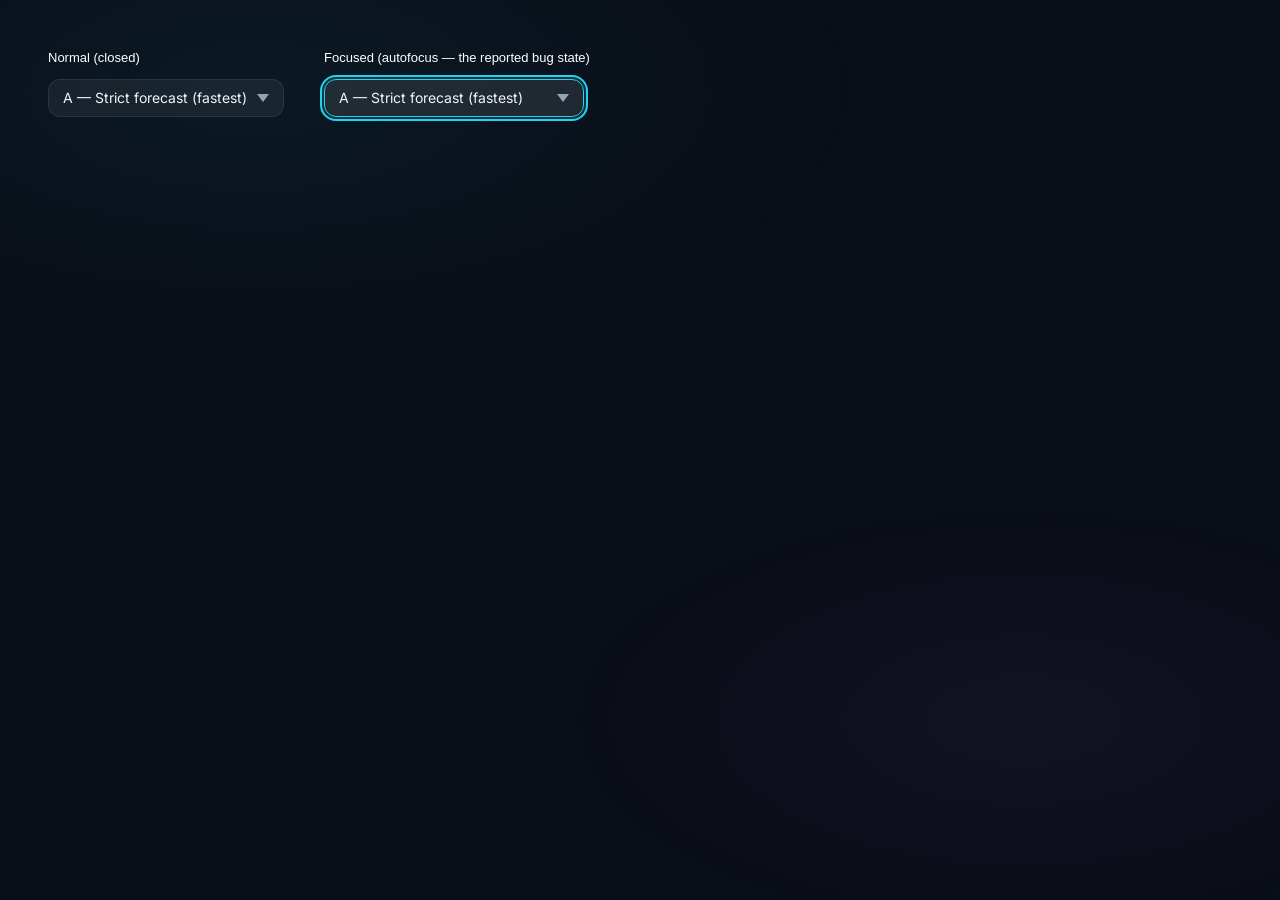
<file: frontend/_select_test.html>
<!DOCTYPE html>
<html lang="en" data-theme="dark">
<head>
  <meta charset="utf-8" />
  <link rel="stylesheet" href="css/style.css" />
  <style>
    body { background:#0a0e17; padding:48px; display:flex; gap:40px; align-items:flex-start; font-family:sans-serif; }
    .col p { color:#fff; margin:0 0 10px; font-size:13px; }
  </style>
</head>
<body>
  <div class="col">
    <p>Normal (closed)</p>
    <select class="form-control" style="max-width:260px">
      <option>A — Strict forecast (fastest)</option>
      <option>B — With weather forecast</option>
      <option>Both A &amp; B (slowest)</option>
    </select>
  </div>
  <div class="col">
    <p>Focused (autofocus — the reported bug state)</p>
    <select class="form-control" style="max-width:260px" autofocus>
      <option>A — Strict forecast (fastest)</option>
      <option>B — With weather forecast</option>
      <option>Both A &amp; B (slowest)</option>
    </select>
  </div>
</body>
</html>
</file>
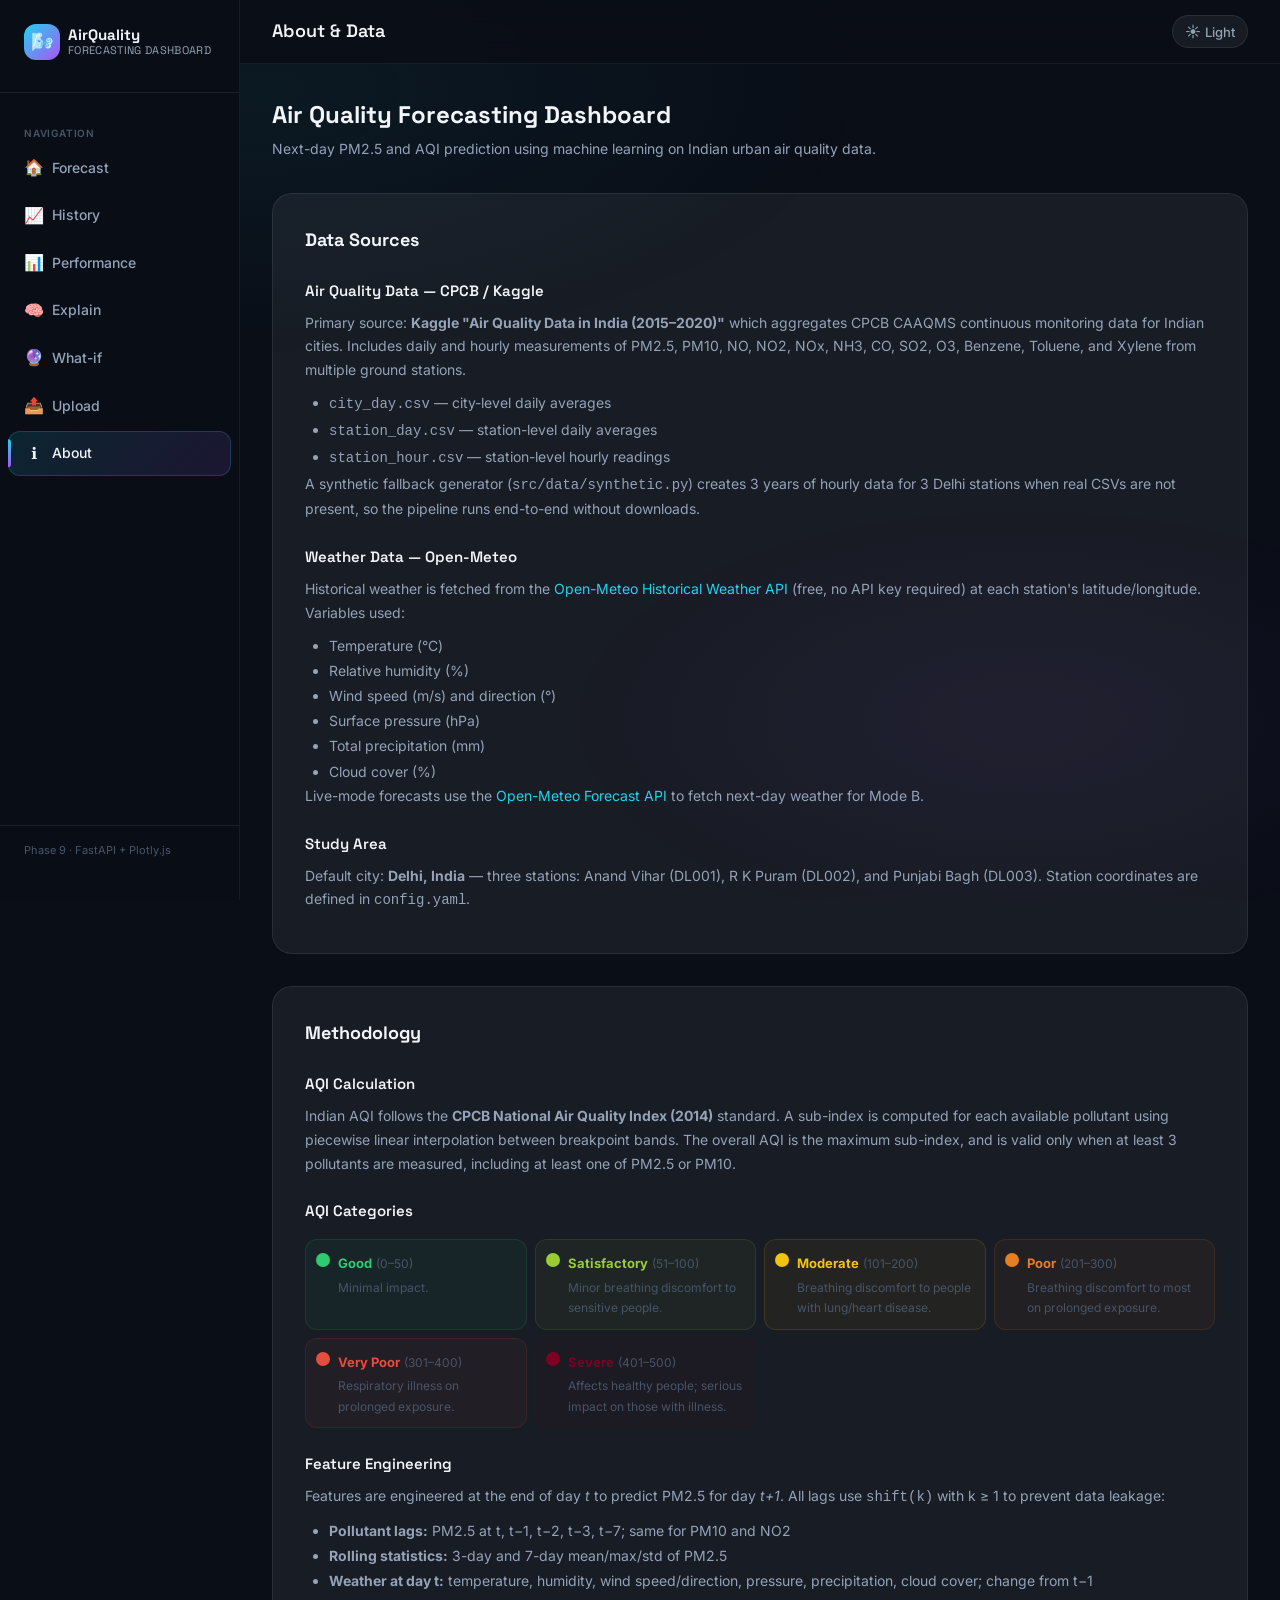
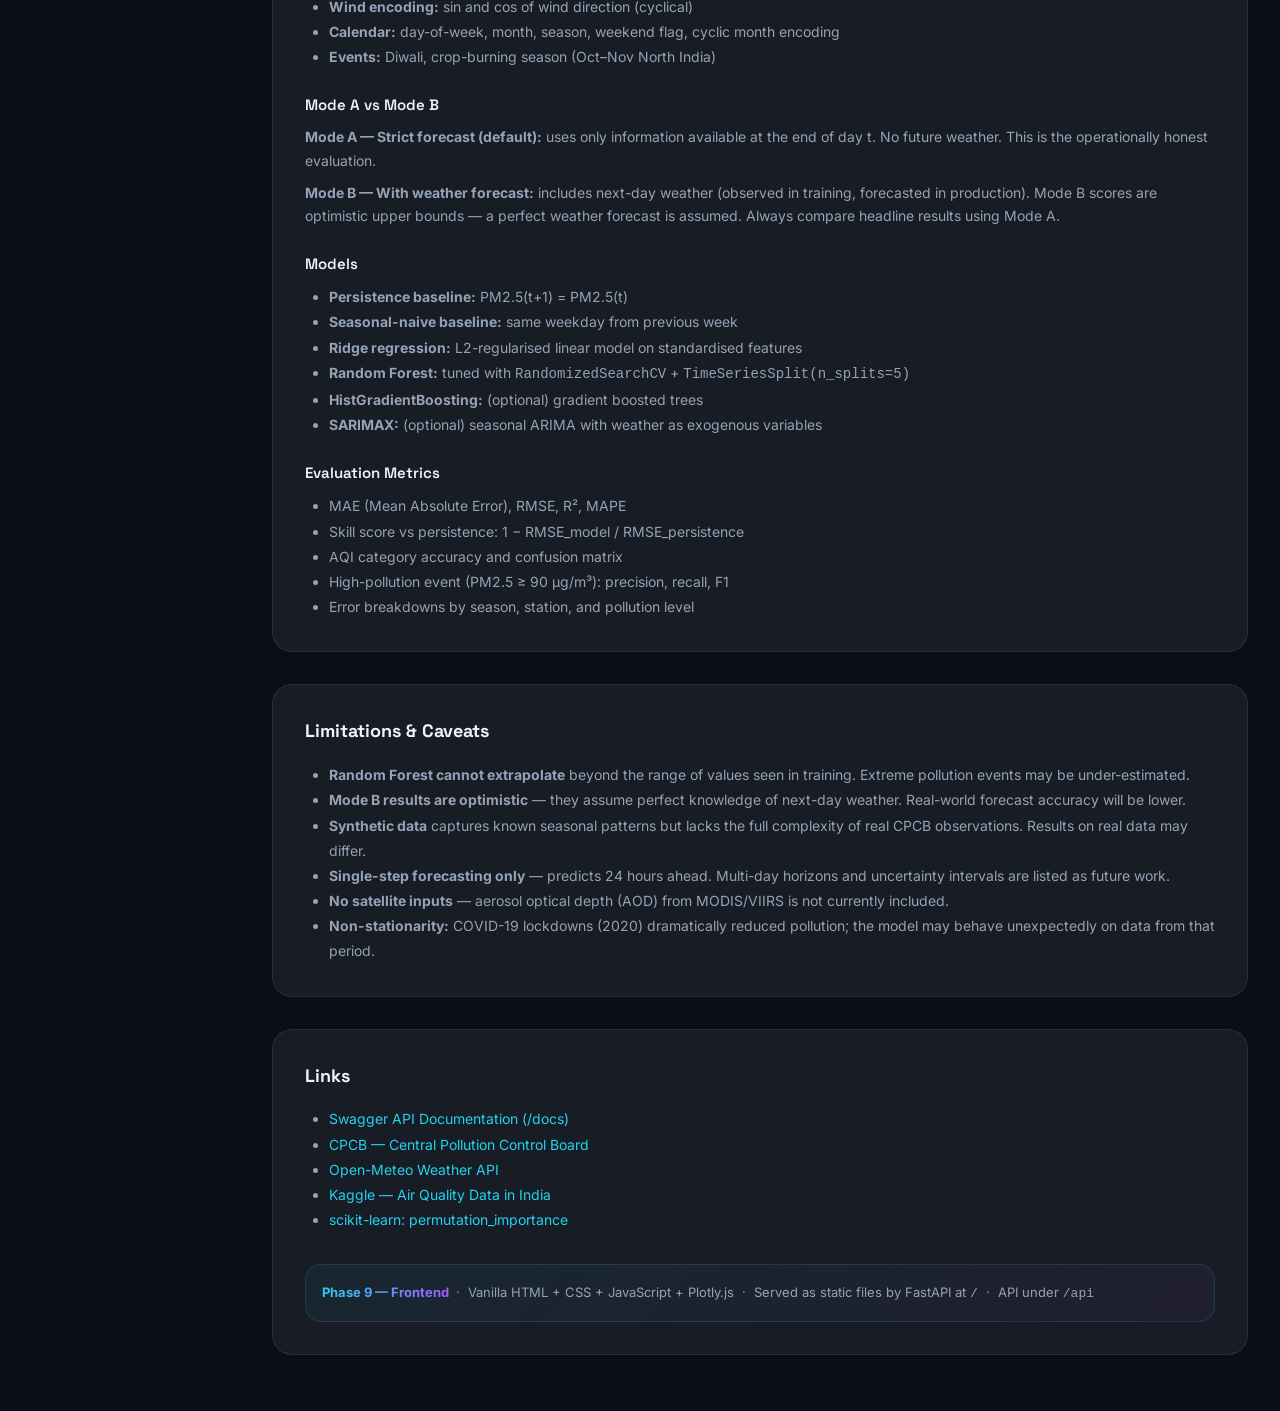
<file: frontend/about.html>
<!DOCTYPE html>
<html lang="en" data-theme="dark">
<head>
  <meta charset="UTF-8" />
  <meta name="viewport" content="width=device-width, initial-scale=1.0" />
  <title>AirQuality Forecast — About &amp; Data</title>
  <meta name="description" content="Data sources, methodology, limitations, and links for the Air Quality Forecasting dashboard." />

  <!-- Google Fonts -->
  <link rel="preconnect" href="https://fonts.googleapis.com" />
  <link rel="preconnect" href="https://fonts.gstatic.com" crossorigin />
  <link href="https://fonts.googleapis.com/css2?family=Space+Grotesk:wght@400;500;600;700&family=Inter:wght@300;400;500;600&display=swap" rel="stylesheet" />

  <!-- Design system -->
  <link rel="stylesheet" href="css/style.css" />
</head>
<body>
  <a href="#page-content" class="visually-hidden" style="position:absolute;left:-9999px;">Skip to main content</a>

  <div id="app-layout" class="app-layout"></div>

  <!-- JS: api → ui → page (no Plotly needed here) -->
  <script src="js/api.js"></script>
  <script src="js/ui.js"></script>
  <script src="js/about.js"></script>
</body>
</html>
</file>
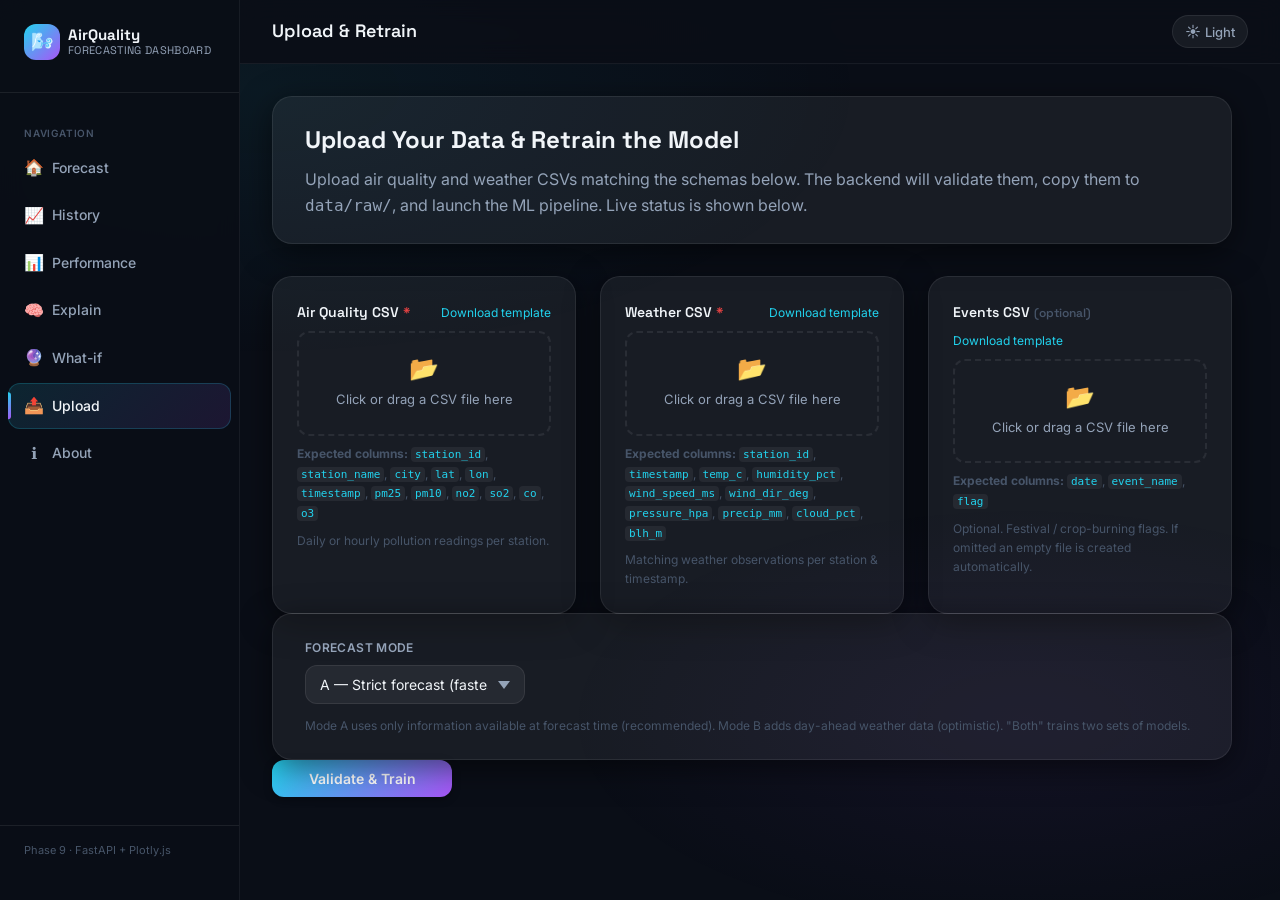
<file: frontend/upload.html>
<!DOCTYPE html>
<html lang="en" data-theme="dark">
<head>
  <meta charset="UTF-8" />
  <meta name="viewport" content="width=device-width, initial-scale=1.0" />
  <title>AirQuality Forecast — Upload &amp; Retrain</title>
  <meta name="description" content="Upload your own air quality and weather CSV data, validate it, and trigger a model retrain with live status feedback." />

  <!-- Google Fonts -->
  <link rel="preconnect" href="https://fonts.googleapis.com" />
  <link rel="preconnect" href="https://fonts.gstatic.com" crossorigin />
  <link href="https://fonts.googleapis.com/css2?family=Space+Grotesk:wght@400;500;600;700&family=Inter:wght@300;400;500;600&display=swap" rel="stylesheet" />

  <!-- Design system -->
  <link rel="stylesheet" href="css/style.css" />
</head>
<body>
  <a href="#page-content" class="visually-hidden" style="position:absolute;left:-9999px;">Skip to main content</a>

  <div id="app-layout" class="app-layout"></div>

  <!-- No Plotly needed on this page -->
  <!-- JS: api -> ui -> page -->
  <script src="js/api.js"></script>
  <script src="js/ui.js"></script>
  <script src="js/upload.js"></script>
</body>
</html>
</file>
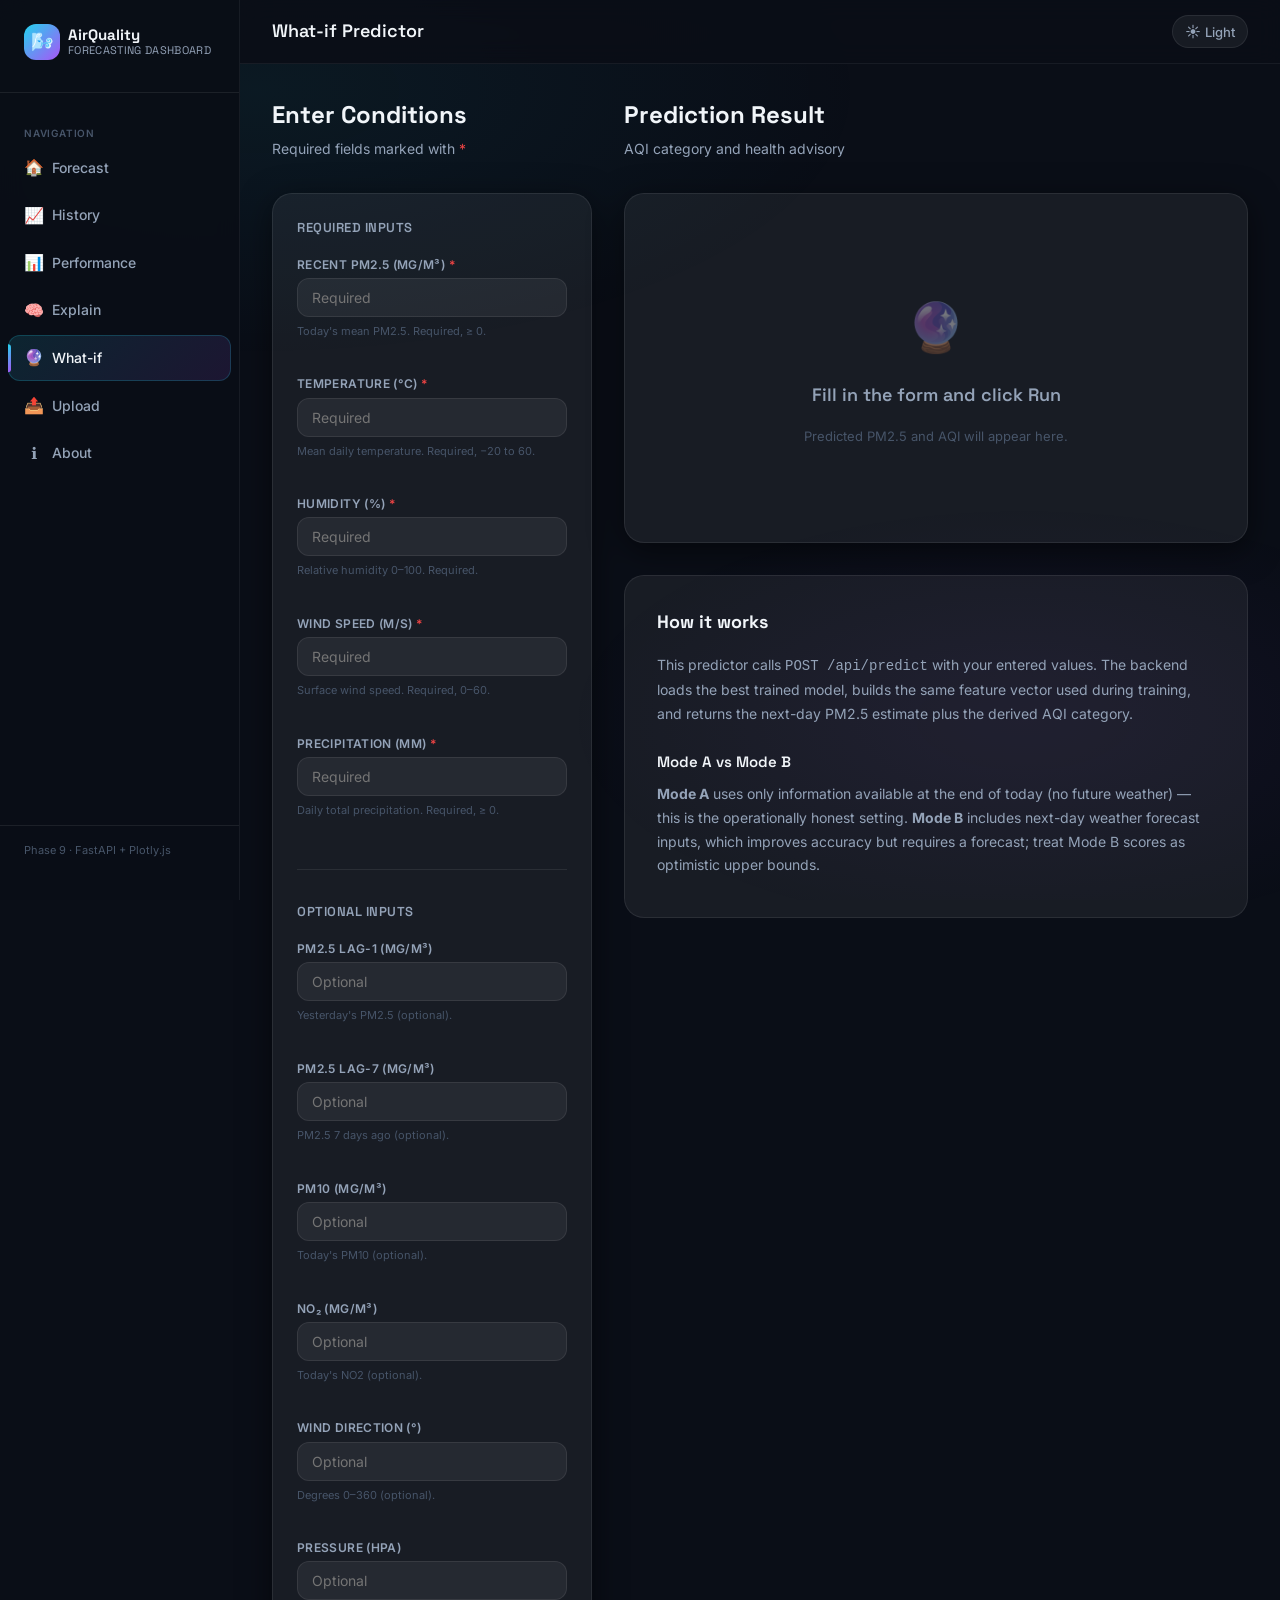
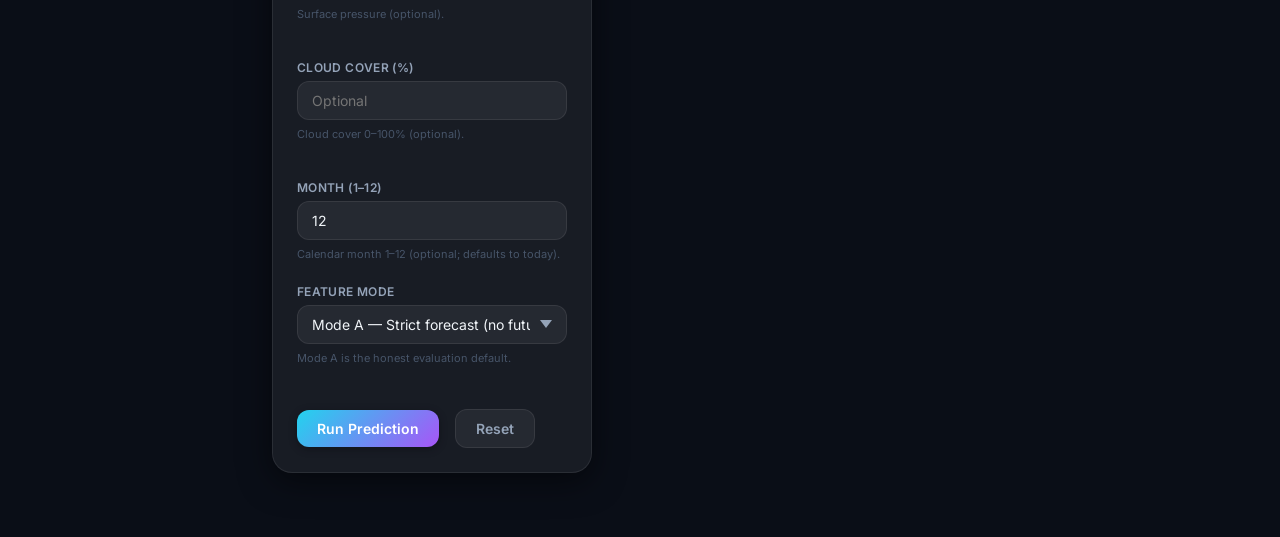
<file: frontend/whatif.html>
<!DOCTYPE html>
<html lang="en" data-theme="dark">
<head>
  <meta charset="UTF-8" />
  <meta name="viewport" content="width=device-width, initial-scale=1.0" />
  <title>AirQuality Forecast — What-if Predictor</title>
  <meta name="description" content="Interactive what-if predictor: enter weather and pollution conditions to get a next-day PM2.5 and AQI forecast." />

  <!-- Google Fonts -->
  <link rel="preconnect" href="https://fonts.googleapis.com" />
  <link rel="preconnect" href="https://fonts.gstatic.com" crossorigin />
  <link href="https://fonts.googleapis.com/css2?family=Space+Grotesk:wght@400;500;600;700&family=Inter:wght@300;400;500;600&display=swap" rel="stylesheet" />

  <!-- Design system -->
  <link rel="stylesheet" href="css/style.css" />
</head>
<body>
  <a href="#page-content" class="visually-hidden" style="position:absolute;left:-9999px;">Skip to main content</a>

  <div id="app-layout" class="app-layout"></div>

  <!-- No Plotly needed on this page -->
  <!-- JS: api → ui → page -->
  <script src="js/api.js"></script>
  <script src="js/ui.js"></script>
  <script src="js/whatif.js"></script>
</body>
</html>
</file>
<file: frontend/css/style.css>
/* ============================================================
   Air Quality Dashboard — Design System 2026
   Dark-first glassmorphism UI with teal→violet accent gradient
   ============================================================ */

/* ---- Google Fonts ---- */
@import url('https://fonts.googleapis.com/css2?family=Space+Grotesk:wght@400;500;600;700&family=Inter:wght@300;400;500;600&display=swap');

/* ---- CSS Custom Properties (Design Tokens) ---- */
:root {
  /* Base palette — dark theme */
  --bg-base:        #0a0e17;
  --bg-surface:     #0f1520;
  --bg-elevated:    #151e2e;
  --bg-hover:       #1a2538;

  /* Glassmorphism card */
  --glass-bg:       rgba(255, 255, 255, 0.06);
  --glass-bg-hover: rgba(255, 255, 255, 0.09);
  --glass-border:   rgba(255, 255, 255, 0.08);
  --glass-shadow:   0 8px 32px rgba(0, 0, 0, 0.5);
  --glass-blur:     14px;

  /* Accent gradient — teal to violet */
  --accent-start:   #22d3ee;
  --accent-end:     #a855f7;
  --accent-grad:    linear-gradient(135deg, #22d3ee 0%, #a855f7 100%);
  --accent-glow:    0 0 24px rgba(34, 211, 238, 0.25), 0 0 48px rgba(168, 85, 247, 0.15);

  /* Text */
  --text-primary:   #f1f5f9;
  --text-secondary: #94a3b8;
  --text-muted:     #475569;
  --text-inverse:   #0a0e17;

  /* Sidebar */
  --sidebar-width:   240px;
  --sidebar-bg:      rgba(10, 14, 23, 0.95);
  --sidebar-border:  rgba(255, 255, 255, 0.06);

  /* Topbar */
  --topbar-h:       64px;
  --topbar-bg:      rgba(10, 14, 23, 0.9);
  --topbar-border:  rgba(255, 255, 255, 0.06);

  /* AQI category colors (from config.yaml) */
  --aqi-good:        #2ecc71;
  --aqi-satisfactory:#9acd32;
  --aqi-moderate:    #f1c40f;
  --aqi-poor:        #e67e22;
  --aqi-very-poor:   #e74c3c;
  --aqi-severe:      #7e0023;

  /* Typography */
  --font-heading:   'Space Grotesk', system-ui, sans-serif;
  --font-body:      'Inter', system-ui, sans-serif;

  /* Spacing */
  --space-xs:  4px;
  --space-sm:  8px;
  --space-md:  16px;
  --space-lg:  24px;
  --space-xl:  32px;
  --space-2xl: 48px;

  /* Radius */
  --radius-sm:  8px;
  --radius-md:  12px;
  --radius-lg:  16px;
  --radius-xl:  20px;
  --radius-pill: 9999px;

  /* Transitions */
  --transition-fast: 150ms ease;
  --transition-med:  250ms ease;
  --transition-slow: 400ms ease;

  /* Shadows */
  --shadow-sm:  0 2px 8px rgba(0,0,0,0.3);
  --shadow-md:  0 4px 16px rgba(0,0,0,0.4);
  --shadow-lg:  0 8px 32px rgba(0,0,0,0.5);
  --shadow-xl:  0 16px 48px rgba(0,0,0,0.6);
}

/* ---- Light Theme Override ---- */
[data-theme="light"] {
  --bg-base:        #f0f4f8;
  --bg-surface:     #e8edf4;
  --bg-elevated:    #dde3ec;
  --bg-hover:       #cdd5e0;
  --glass-bg:       rgba(255, 255, 255, 0.72);
  --glass-bg-hover: rgba(255, 255, 255, 0.85);
  --glass-border:   rgba(0, 0, 0, 0.08);
  --glass-shadow:   0 8px 32px rgba(0, 0, 0, 0.12);
  --sidebar-bg:     rgba(240, 244, 248, 0.95);
  --sidebar-border: rgba(0, 0, 0, 0.08);
  --topbar-bg:      rgba(240, 244, 248, 0.92);
  --topbar-border:  rgba(0, 0, 0, 0.08);
  --text-primary:   #0f172a;
  --text-secondary: #475569;
  --text-muted:     #94a3b8;
  --text-inverse:   #f1f5f9;
}

/* ---- Reset & Base ---- */
*, *::before, *::after {
  box-sizing: border-box;
  margin: 0;
  padding: 0;
}

html {
  font-size: 16px;
  scroll-behavior: smooth;
}

body {
  font-family: var(--font-body);
  background-color: var(--bg-base);
  color: var(--text-primary);
  line-height: 1.6;
  min-height: 100vh;
  overflow-x: hidden;
  transition: background-color var(--transition-med), color var(--transition-med);
}

/* Fixed non-repainting layer for radial glow — avoids full-page repaint on scroll */
body::before {
  content: "";
  position: fixed;
  inset: 0;
  z-index: -1;
  pointer-events: none;
  background-image:
    radial-gradient(ellipse 80% 50% at 20% 10%, rgba(34, 211, 238, 0.06) 0%, transparent 60%),
    radial-gradient(ellipse 60% 40% at 80% 80%, rgba(168, 85, 247, 0.06) 0%, transparent 60%);
}

/* ---- App Layout ---- */
.app-layout {
  display: flex;
  min-height: 100vh;
}

/* ---- Sidebar ---- */
.sidebar {
  position: fixed;
  left: 0;
  top: 0;
  bottom: 0;
  width: var(--sidebar-width);
  background: var(--sidebar-bg);
  backdrop-filter: blur(12px);
  -webkit-backdrop-filter: blur(12px);
  border-right: 1px solid var(--sidebar-border);
  display: flex;
  flex-direction: column;
  z-index: 100;
  padding: var(--space-lg) 0;
  transition: transform var(--transition-med);
}

.sidebar-logo {
  display: flex;
  align-items: center;
  gap: var(--space-sm);
  padding: 0 var(--space-lg) var(--space-xl);
  border-bottom: 1px solid var(--glass-border);
  margin-bottom: var(--space-md);
  text-decoration: none;
}

.sidebar-logo-icon {
  width: 36px;
  height: 36px;
  background: var(--accent-grad);
  border-radius: var(--radius-md);
  display: flex;
  align-items: center;
  justify-content: center;
  font-size: 18px;
  flex-shrink: 0;
}

.sidebar-logo-text {
  font-family: var(--font-heading);
  font-weight: 700;
  font-size: 15px;
  line-height: 1.2;
  color: var(--text-primary);
}

.sidebar-logo-text span {
  display: block;
  font-size: 11px;
  font-weight: 400;
  color: var(--text-secondary);
  letter-spacing: 0.03em;
  text-transform: uppercase;
}

.sidebar-nav {
  flex: 1;
  padding: 0 var(--space-sm);
}

.nav-section-label {
  font-size: 10px;
  font-weight: 600;
  letter-spacing: 0.08em;
  text-transform: uppercase;
  color: var(--text-muted);
  padding: var(--space-md) var(--space-md) var(--space-xs);
}

.nav-link {
  display: flex;
  align-items: center;
  gap: var(--space-sm);
  padding: 10px var(--space-md);
  border-radius: var(--radius-md);
  text-decoration: none;
  color: var(--text-secondary);
  font-size: 14px;
  font-weight: 500;
  transition: background-color var(--transition-fast), color var(--transition-fast), box-shadow var(--transition-fast);
  margin-bottom: 2px;
  position: relative;
}

.nav-link:hover {
  color: var(--text-primary);
  background: var(--glass-bg-hover);
}

.nav-link.active {
  color: var(--text-primary);
  background: linear-gradient(135deg, rgba(34,211,238,0.12) 0%, rgba(168,85,247,0.12) 100%);
  box-shadow: inset 0 0 0 1px rgba(34,211,238,0.2);
}

.nav-link.active::before {
  content: '';
  position: absolute;
  left: 0;
  top: 50%;
  transform: translateY(-50%);
  width: 3px;
  height: 60%;
  background: var(--accent-grad);
  border-radius: 0 var(--radius-pill) var(--radius-pill) 0;
}

.nav-link .nav-icon {
  font-size: 16px;
  width: 20px;
  text-align: center;
  flex-shrink: 0;
}

.sidebar-footer {
  padding: var(--space-md) var(--space-lg);
  border-top: 1px solid var(--glass-border);
  font-size: 11px;
  color: var(--text-muted);
}

/* ---- Main Content ---- */
.main-content {
  margin-left: var(--sidebar-width);
  flex: 1;
  display: flex;
  flex-direction: column;
  min-height: 100vh;
}

/* ---- Topbar ---- */
.topbar {
  position: sticky;
  top: 0;
  height: var(--topbar-h);
  background: var(--topbar-bg);
  backdrop-filter: blur(12px);
  -webkit-backdrop-filter: blur(12px);
  border-bottom: 1px solid var(--topbar-border);
  display: flex;
  align-items: center;
  gap: var(--space-md);
  padding: 0 var(--space-xl);
  z-index: 90;
}

.topbar-title {
  font-family: var(--font-heading);
  font-size: 18px;
  font-weight: 600;
  color: var(--text-primary);
  flex: 1;
}

.topbar-controls {
  display: flex;
  align-items: center;
  gap: var(--space-md);
}

/* ---- Page Content ---- */
.page-content {
  flex: 1;
  padding: var(--space-xl);
  max-width: 1400px;
  width: 100%;
  margin: 0 auto;
}

/* ---- Section Headers ---- */
.section-header {
  margin-bottom: var(--space-xl);
}

.section-title {
  font-family: var(--font-heading);
  font-size: 24px;
  font-weight: 700;
  color: var(--text-primary);
  margin-bottom: var(--space-xs);
}

.section-subtitle {
  font-size: 14px;
  color: var(--text-secondary);
}

/* ---- Glassmorphism Cards ---- */
.card {
  background: var(--glass-bg);
  border: 1px solid var(--glass-border);
  border-radius: var(--radius-xl);
  box-shadow: var(--glass-shadow);
  transition: transform var(--transition-med), box-shadow var(--transition-med), background-color var(--transition-med), border-color var(--transition-med);
}

.card {
  will-change: transform;
}

.card:hover {
  background: var(--glass-bg-hover);
  transform: translateY(-2px);
  box-shadow: var(--shadow-xl);
}

.card-body {
  padding: var(--space-lg);
}

.card-title {
  font-family: var(--font-heading);
  font-size: 13px;
  font-weight: 600;
  letter-spacing: 0.04em;
  text-transform: uppercase;
  color: var(--text-secondary);
  margin-bottom: var(--space-sm);
}

/* ---- KPI / Stat Cards ---- */
.kpi-grid {
  display: grid;
  grid-template-columns: repeat(auto-fit, minmax(200px, 1fr));
  gap: var(--space-md);
  margin-bottom: var(--space-xl);
}

.kpi-card {
  background: var(--glass-bg);
  border: 1px solid var(--glass-border);
  border-radius: var(--radius-xl);
  padding: var(--space-lg);
  box-shadow: var(--glass-shadow);
  transition: transform var(--transition-med), box-shadow var(--transition-med), background-color var(--transition-med), border-color var(--transition-med);
  position: relative;
  overflow: hidden;
  will-change: transform;
}

.kpi-card::before {
  content: '';
  position: absolute;
  inset: 0;
  background: var(--accent-grad);
  opacity: 0;
  transition: opacity var(--transition-med);
}

.kpi-card:hover {
  transform: translateY(-3px);
  box-shadow: var(--shadow-xl), var(--accent-glow);
}

.kpi-card:hover::before {
  opacity: 0.03;
}

.kpi-label {
  font-size: 12px;
  font-weight: 600;
  letter-spacing: 0.05em;
  text-transform: uppercase;
  color: var(--text-secondary);
  margin-bottom: var(--space-sm);
}

.kpi-value {
  font-family: var(--font-heading);
  font-size: 36px;
  font-weight: 700;
  color: var(--text-primary);
  line-height: 1;
  margin-bottom: var(--space-xs);
}

.kpi-unit {
  font-size: 14px;
  font-weight: 400;
  color: var(--text-muted);
  margin-left: 2px;
}

.trend-chip {
  display: inline-flex;
  align-items: center;
  gap: 3px;
  font-size: 11px;
  font-weight: 600;
  padding: 2px 8px;
  border-radius: var(--radius-pill);
}

.trend-up   { background: rgba(239,68,68,0.15);  color: #ef4444; }
.trend-down { background: rgba(34,197,94,0.15);  color: #22c55e; }
.trend-flat { background: rgba(100,116,139,0.2); color: #64748b; }

/* ---- AQI Badge / Gauge ---- */
.aqi-badge-wrap {
  display: flex;
  flex-direction: column;
  align-items: center;
  gap: var(--space-md);
}

.aqi-badge {
  display: flex;
  flex-direction: column;
  align-items: center;
  justify-content: center;
  width: 160px;
  height: 160px;
  border-radius: 50%;
  border: 4px solid;
  box-shadow: 0 0 24px currentColor;
  position: relative;
  transition: border-color var(--transition-med), background-color var(--transition-med), color var(--transition-med);
}

.aqi-badge-number {
  font-family: var(--font-heading);
  font-size: 48px;
  font-weight: 700;
  line-height: 1;
}

.aqi-badge-label {
  font-size: 12px;
  font-weight: 600;
  letter-spacing: 0.08em;
  text-transform: uppercase;
  margin-top: 2px;
}

.aqi-category-pill {
  display: inline-block;
  padding: 6px 20px;
  border-radius: var(--radius-pill);
  font-size: 14px;
  font-weight: 600;
  letter-spacing: 0.04em;
  color: white;
}

.aqi-health-msg {
  font-size: 13px;
  color: var(--text-secondary);
  text-align: center;
  max-width: 320px;
  line-height: 1.5;
}

/* AQI color classes */
.aqi-good        { color: var(--aqi-good);        border-color: var(--aqi-good);        background: rgba(46,204,113,0.08);  }
.aqi-satisfactory{ color: var(--aqi-satisfactory); border-color: var(--aqi-satisfactory); background: rgba(154,205,50,0.08); }
.aqi-moderate    { color: var(--aqi-moderate);     border-color: var(--aqi-moderate);    background: rgba(241,196,15,0.08);  }
.aqi-poor        { color: var(--aqi-poor);         border-color: var(--aqi-poor);        background: rgba(230,126,34,0.08);  }
.aqi-very-poor   { color: var(--aqi-very-poor);    border-color: var(--aqi-very-poor);   background: rgba(231,76,60,0.08);   }
.aqi-severe      { color: var(--aqi-severe);       border-color: var(--aqi-severe);      background: rgba(126,0,35,0.12);    }

.bg-good        { background: var(--aqi-good); }
.bg-satisfactory{ background: var(--aqi-satisfactory); }
.bg-moderate    { background: var(--aqi-moderate); }
.bg-poor        { background: var(--aqi-poor); }
.bg-very-poor   { background: var(--aqi-very-poor); }
.bg-severe      { background: var(--aqi-severe); }

/* ---- Charts Container ---- */
.chart-card {
  background: var(--glass-bg);
  border: 1px solid var(--glass-border);
  border-radius: var(--radius-xl);
  box-shadow: var(--glass-shadow);
  overflow: hidden;
  margin-bottom: var(--space-xl);
}

.chart-header {
  display: flex;
  align-items: center;
  justify-content: space-between;
  padding: var(--space-lg) var(--space-xl);
  border-bottom: 1px solid var(--glass-border);
}

.chart-title {
  font-family: var(--font-heading);
  font-size: 15px;
  font-weight: 600;
  color: var(--text-primary);
}

.chart-subtitle {
  font-size: 12px;
  color: var(--text-secondary);
  margin-top: 2px;
}

.chart-body {
  padding: var(--space-lg);
}

.chart-plot {
  width: 100%;
  min-height: 320px;
}

/* ---- Form Elements ---- */
.form-group {
  margin-bottom: var(--space-md);
}

.form-label {
  display: block;
  font-size: 12px;
  font-weight: 600;
  letter-spacing: 0.03em;
  text-transform: uppercase;
  color: var(--text-secondary);
  margin-bottom: var(--space-xs);
}

.form-control {
  width: 100%;
  padding: 10px 14px;
  background-color: var(--glass-bg);
  border: 1px solid var(--glass-border);
  border-radius: var(--radius-md);
  color: var(--text-primary);
  font-family: var(--font-body);
  font-size: 14px;
  transition: border-color var(--transition-fast), box-shadow var(--transition-fast), background-color var(--transition-fast);
  outline: none;
}

.form-control:focus {
  border-color: var(--accent-start);
  box-shadow: 0 0 0 3px rgba(34, 211, 238, 0.15);
  background-color: var(--glass-bg-hover);
}

.form-control:hover {
  border-color: rgba(255,255,255,0.15);
}

select.form-control {
  cursor: pointer;
  appearance: none;
  background-image: url("data:image/svg+xml,%3Csvg xmlns='http://www.w3.org/2000/svg' width='12' height='8' viewBox='0 0 12 8'%3E%3Cpath fill='%2394a3b8' d='M6 8L0 0h12z'/%3E%3C/svg%3E");
  background-repeat: no-repeat;
  background-position: right 14px center;
  background-size: 12px 8px;
  padding-right: 36px;
}

[data-theme="light"] select.form-control {
  background-image: url("data:image/svg+xml,%3Csvg xmlns='http://www.w3.org/2000/svg' width='12' height='8' viewBox='0 0 12 8'%3E%3Cpath fill='%23475569' d='M6 8L0 0h12z'/%3E%3C/svg%3E");
}

.form-hint {
  font-size: 11px;
  color: var(--text-muted);
  margin-top: 4px;
}

.form-error {
  font-size: 11px;
  color: #ef4444;
  margin-top: 4px;
  display: none;
}

.form-control.invalid {
  border-color: #ef4444;
  box-shadow: 0 0 0 3px rgba(239,68,68,0.15);
}

.form-control.invalid + .form-error {
  display: block;
}

/* ---- Buttons ---- */
.btn {
  display: inline-flex;
  align-items: center;
  justify-content: center;
  gap: var(--space-xs);
  padding: 10px 20px;
  border-radius: var(--radius-md);
  font-family: var(--font-body);
  font-size: 14px;
  font-weight: 600;
  border: none;
  cursor: pointer;
  transition: transform var(--transition-fast), box-shadow var(--transition-fast), opacity var(--transition-fast), background-color var(--transition-fast), color var(--transition-fast);
  outline: none;
  text-decoration: none;
  white-space: nowrap;
}

.btn:focus-visible {
  box-shadow: 0 0 0 3px rgba(34, 211, 238, 0.4);
}

.btn-primary {
  background: var(--accent-grad);
  color: white;
  box-shadow: var(--shadow-sm);
}

.btn-primary:hover {
  opacity: 0.9;
  transform: translateY(-1px);
  box-shadow: var(--shadow-md), var(--accent-glow);
}

.btn-primary:active {
  transform: translateY(0);
}

.btn-ghost {
  background: var(--glass-bg);
  border: 1px solid var(--glass-border);
  color: var(--text-secondary);
}

.btn-ghost:hover {
  background: var(--glass-bg-hover);
  color: var(--text-primary);
}

.btn-sm {
  padding: 6px 14px;
  font-size: 12px;
}

.btn:disabled {
  opacity: 0.5;
  cursor: not-allowed;
  transform: none !important;
}

/* ---- Theme Toggle ---- */
.theme-toggle {
  display: flex;
  align-items: center;
  gap: var(--space-xs);
  background: var(--glass-bg);
  border: 1px solid var(--glass-border);
  border-radius: var(--radius-pill);
  padding: 6px 12px;
  cursor: pointer;
  transition: background-color var(--transition-fast), color var(--transition-fast), border-color var(--transition-fast);
  font-size: 13px;
  color: var(--text-secondary);
  font-family: var(--font-body);
  font-weight: 500;
}

.theme-toggle:hover {
  background: var(--glass-bg-hover);
  color: var(--text-primary);
}

.theme-toggle .icon {
  font-size: 15px;
}

/* ---- Station Selector ---- */
.station-select-wrap {
  position: relative;
}

.station-select-wrap::before {
  content: '📍';
  position: absolute;
  left: 10px;
  top: 50%;
  transform: translateY(-50%);
  font-size: 13px;
  pointer-events: none;
  z-index: 1;
}

.station-select-wrap select {
  padding-left: 30px;
}

/* ---- Forecast Hero ---- */
.forecast-hero {
  display: grid;
  grid-template-columns: auto 1fr;
  gap: var(--space-2xl);
  align-items: center;
  background: var(--glass-bg);
  border: 1px solid var(--glass-border);
  border-radius: var(--radius-xl);
  padding: var(--space-2xl);
  box-shadow: var(--glass-shadow);
  margin-bottom: var(--space-xl);
}

.forecast-meta {
  font-size: 12px;
  color: var(--text-muted);
  margin-top: var(--space-sm);
}

.forecast-meta strong {
  color: var(--text-secondary);
}

/* ---- Tables ---- */
.table-wrap {
  overflow-x: auto;
  border-radius: var(--radius-xl);
  border: 1px solid var(--glass-border);
  box-shadow: var(--glass-shadow);
}

.data-table {
  width: 100%;
  border-collapse: collapse;
  font-size: 13px;
}

.data-table thead {
  background: var(--bg-elevated);
}

.data-table th {
  padding: 12px 16px;
  text-align: left;
  font-size: 11px;
  font-weight: 600;
  letter-spacing: 0.05em;
  text-transform: uppercase;
  color: var(--text-secondary);
  white-space: nowrap;
  border-bottom: 1px solid var(--glass-border);
}

.data-table td {
  padding: 12px 16px;
  border-bottom: 1px solid rgba(255,255,255,0.03);
  color: var(--text-primary);
  vertical-align: middle;
}

[data-theme="light"] .data-table td {
  border-bottom: 1px solid rgba(0,0,0,0.04);
}

.data-table tbody tr {
  transition: background var(--transition-fast);
}

.data-table tbody tr:hover {
  background: var(--glass-bg-hover);
}

.data-table tbody tr.best-row {
  background: linear-gradient(90deg, rgba(34,211,238,0.07) 0%, rgba(168,85,247,0.07) 100%);
  box-shadow: inset 3px 0 0 var(--accent-start);
}

.data-table tbody tr.best-row td:first-child::before {
  content: '★ ';
  color: var(--accent-start);
}

.metric-pill {
  display: inline-block;
  padding: 2px 10px;
  border-radius: var(--radius-pill);
  font-size: 11px;
  font-weight: 600;
  background: rgba(34,211,238,0.1);
  color: var(--accent-start);
}

/* ---- Skeleton Loaders ---- */
.skeleton {
  background: linear-gradient(90deg, var(--glass-bg) 25%, var(--glass-bg-hover) 50%, var(--glass-bg) 75%);
  background-size: 200% 100%;
  animation: skeleton-shimmer 1.5s ease-in-out infinite;
  border-radius: var(--radius-sm);
}

@keyframes skeleton-shimmer {
  0%   { background-position: 200% 0; }
  100% { background-position: -200% 0; }
}

.skeleton-text {
  height: 14px;
  margin-bottom: 8px;
}

.skeleton-text.lg { height: 36px; width: 60%; }
.skeleton-text.sm { height: 12px; width: 40%; }

.skeleton-card {
  height: 120px;
  border-radius: var(--radius-xl);
  margin-bottom: var(--space-md);
}

.skeleton-chart {
  height: 320px;
  border-radius: var(--radius-xl);
  margin-bottom: var(--space-xl);
}

/* ---- Empty / Error States ---- */
.empty-state {
  display: flex;
  flex-direction: column;
  align-items: center;
  justify-content: center;
  gap: var(--space-md);
  padding: var(--space-2xl);
  text-align: center;
  color: var(--text-secondary);
  min-height: 240px;
}

.empty-icon {
  font-size: 48px;
  opacity: 0.4;
}

.empty-title {
  font-family: var(--font-heading);
  font-size: 18px;
  font-weight: 600;
  color: var(--text-secondary);
}

.empty-msg {
  font-size: 13px;
  color: var(--text-muted);
  max-width: 320px;
}

.error-state {
  background: rgba(239,68,68,0.06);
  border: 1px solid rgba(239,68,68,0.2);
}

.error-state .empty-icon { opacity: 0.6; }

/* ---- Toast Notifications ---- */
#toast-container {
  position: fixed;
  bottom: var(--space-xl);
  right: var(--space-xl);
  z-index: 999;
  display: flex;
  flex-direction: column;
  gap: var(--space-sm);
}

.toast {
  display: flex;
  align-items: center;
  gap: var(--space-sm);
  padding: 12px 20px;
  border-radius: var(--radius-lg);
  font-size: 13px;
  font-weight: 500;
  box-shadow: var(--shadow-xl);
  animation: toast-in 0.3s ease;
  max-width: 360px;
}

.toast-success { background: rgba(34,197,94,0.15);  border: 1px solid rgba(34,197,94,0.3);  color: #22c55e; }
.toast-error   { background: rgba(239,68,68,0.15);  border: 1px solid rgba(239,68,68,0.3);  color: #ef4444; }
.toast-info    { background: rgba(34,211,238,0.12); border: 1px solid rgba(34,211,238,0.25); color: var(--accent-start); }

@keyframes toast-in {
  from { opacity: 0; transform: translateY(16px) scale(0.95); }
  to   { opacity: 1; transform: translateY(0)    scale(1); }
}

/* ---- Two-Column Form Grid ---- */
.form-grid {
  display: grid;
  grid-template-columns: repeat(auto-fit, minmax(220px, 1fr));
  gap: var(--space-md);
}

.form-grid-full {
  grid-column: 1 / -1;
}

/* ---- Date Range Row ---- */
.date-row {
  display: flex;
  align-items: center;
  gap: var(--space-md);
  flex-wrap: wrap;
}

.date-row .form-group {
  flex: 1;
  min-width: 140px;
  margin-bottom: 0;
}

/* ---- Accent Gradient Text ---- */
.gradient-text {
  background: var(--accent-grad);
  -webkit-background-clip: text;
  -webkit-text-fill-color: transparent;
  background-clip: text;
}

/* ---- Section Divider ---- */
.section-divider {
  border: none;
  border-top: 1px solid var(--glass-border);
  margin: var(--space-xl) 0;
}

/* ---- Badges ---- */
.badge {
  display: inline-flex;
  align-items: center;
  gap: 4px;
  padding: 3px 10px;
  border-radius: var(--radius-pill);
  font-size: 11px;
  font-weight: 600;
  letter-spacing: 0.03em;
}

.badge-blue   { background: rgba(59,130,246,0.15); color: #60a5fa; }
.badge-green  { background: rgba(34,197,94,0.15);  color: #22c55e; }
.badge-orange { background: rgba(249,115,22,0.15); color: #fb923c; }
.badge-purple { background: rgba(168,85,247,0.15); color: #c084fc; }

/* ---- About Page ---- */
.about-section {
  background: var(--glass-bg);
  border: 1px solid var(--glass-border);
  border-radius: var(--radius-xl);
  padding: var(--space-xl);
  margin-bottom: var(--space-xl);
}

.about-section h2 {
  font-family: var(--font-heading);
  font-size: 18px;
  font-weight: 700;
  margin-bottom: var(--space-md);
  color: var(--text-primary);
}

.about-section h3 {
  font-family: var(--font-heading);
  font-size: 15px;
  font-weight: 600;
  margin: var(--space-lg) 0 var(--space-sm);
  color: var(--text-primary);
}

.about-section p {
  font-size: 14px;
  color: var(--text-secondary);
  line-height: 1.7;
  margin-bottom: var(--space-sm);
}

.about-section ul {
  font-size: 14px;
  color: var(--text-secondary);
  padding-left: var(--space-lg);
  line-height: 1.8;
}

.about-section a {
  color: var(--accent-start);
  text-decoration: none;
  transition: color var(--transition-fast);
}

.about-section a:hover {
  color: var(--accent-end);
  text-decoration: underline;
}

/* ---- Responsive Mobile Bar ---- */
.mobile-topbar {
  display: none;
  position: fixed;
  top: 0;
  left: 0;
  right: 0;
  height: var(--topbar-h);
  background: var(--topbar-bg);
  backdrop-filter: blur(12px);
  -webkit-backdrop-filter: blur(12px);
  border-bottom: 1px solid var(--topbar-border);
  align-items: center;
  padding: 0 var(--space-md);
  gap: var(--space-md);
  z-index: 110;
}

.hamburger {
  background: none;
  border: none;
  color: var(--text-secondary);
  font-size: 20px;
  cursor: pointer;
  padding: 4px;
  display: flex;
  align-items: center;
}

.sidebar-overlay {
  display: none;
  position: fixed;
  inset: 0;
  background: rgba(0,0,0,0.5);
  z-index: 99;
}

/* ---- Focus Rings (Accessibility) ---- */
:focus-visible {
  outline: 2px solid var(--accent-start);
  outline-offset: 2px;
}

/* ---- Loading Spinner ---- */
.spinner {
  display: inline-block;
  width: 18px;
  height: 18px;
  border: 2px solid var(--glass-border);
  border-top-color: var(--accent-start);
  border-radius: 50%;
  animation: spin 0.7s linear infinite;
}

@keyframes spin {
  to { transform: rotate(360deg); }
}

/* ---- Utility ---- */
.text-center  { text-align: center; }
.text-right   { text-align: right; }
.text-muted   { color: var(--text-muted); }
.text-secondary { color: var(--text-secondary); }
.fw-bold      { font-weight: 700; }
.fw-semi      { font-weight: 600; }
.d-flex       { display: flex; }
.align-center { align-items: center; }
.justify-between { justify-content: space-between; }
.gap-sm       { gap: var(--space-sm); }
.gap-md       { gap: var(--space-md); }
.mb-md        { margin-bottom: var(--space-md); }
.mb-lg        { margin-bottom: var(--space-lg); }
.mb-xl        { margin-bottom: var(--space-xl); }
.w-100        { width: 100%; }

/* ---- Two-panel layout for forecast ---- */
.two-panel {
  display: grid;
  grid-template-columns: 320px 1fr;
  gap: var(--space-xl);
  align-items: start;
}

.two-panel-stacked {
  display: flex;
  flex-direction: column;
  gap: var(--space-xl);
}

/* ============================================================
   RESPONSIVE BREAKPOINTS
   ============================================================ */
@media (max-width: 1100px) {
  .two-panel {
    grid-template-columns: 1fr;
  }

  .forecast-hero {
    grid-template-columns: 1fr;
    text-align: center;
  }

  .aqi-badge-wrap { align-items: center; }
}

@media (max-width: 820px) {
  :root {
    --sidebar-width: 240px;
  }

  .sidebar {
    transform: translateX(-100%);
  }

  .sidebar.open {
    transform: translateX(0);
  }

  .sidebar-overlay.open {
    display: block;
  }

  .mobile-topbar {
    display: flex;
  }

  .main-content {
    margin-left: 0;
    padding-top: var(--topbar-h);
  }

  .topbar {
    display: none;
  }

  .page-content {
    padding: var(--space-md);
  }

  .kpi-grid {
    grid-template-columns: repeat(2, 1fr);
  }

  #toast-container {
    left: var(--space-md);
    right: var(--space-md);
    bottom: var(--space-md);
  }
}

@media (max-width: 480px) {
  .kpi-grid {
    grid-template-columns: 1fr;
  }

  .kpi-value {
    font-size: 28px;
  }

  .aqi-badge {
    width: 130px;
    height: 130px;
  }

  .aqi-badge-number {
    font-size: 38px;
  }

  .form-grid {
    grid-template-columns: 1fr;
  }
}

/* ============================================================
   UPLOAD PAGE
   ============================================================ */

.upload-page {
  display: flex;
  flex-direction: column;
  gap: var(--space-xl);
  max-width: 960px;
}

.upload-intro {
  padding: var(--space-lg) var(--space-xl);
}

/* Three-column grid for drop zones */
.upload-zones-grid {
  display: grid;
  grid-template-columns: repeat(3, 1fr);
  gap: var(--space-lg);
}

@media (max-width: 900px) {
  .upload-zones-grid { grid-template-columns: 1fr; }
}

/* Individual drop zone card */
.upload-zone {
  display: flex;
  flex-direction: column;
  gap: var(--space-sm);
  padding: var(--space-lg);
}

.upload-zone-header {
  display: flex;
  justify-content: space-between;
  align-items: center;
  flex-wrap: wrap;
  gap: 8px;
}

.upload-zone-title {
  font-family: var(--font-heading);
  font-size: 14px;
  font-weight: 600;
  color: var(--text-primary);
}

.upload-template-link {
  font-size: 12px;
  color: var(--accent-start);
  text-decoration: none;
  transition: color var(--transition-fast);
}

.upload-template-link:hover {
  color: var(--accent-end);
  text-decoration: underline;
}

/* Drop area — the click/drag target */
.upload-drop-area {
  display: flex;
  flex-direction: column;
  align-items: center;
  justify-content: center;
  gap: 8px;
  padding: var(--space-lg) var(--space-md);
  border: 2px dashed var(--glass-border);
  border-radius: var(--radius-md);
  cursor: pointer;
  transition: border-color var(--transition-fast), background var(--transition-fast);
  min-height: 90px;
  text-align: center;
  user-select: none;
}

.upload-drop-area:hover,
.upload-drop-area:focus-visible {
  border-color: var(--accent-start);
  background: rgba(34, 211, 238, 0.04);
}

.upload-drop-area.drag-over {
  border-color: var(--accent-start);
  background: rgba(34, 211, 238, 0.07);
}

.upload-drop-area.has-file {
  border-color: #22c55e;
  border-style: solid;
}

.upload-drop-icon {
  font-size: 24px;
  line-height: 1;
}

.upload-drop-label {
  font-size: 13px;
  color: var(--text-secondary);
  word-break: break-all;
}

.upload-schema-hint {
  font-size: 12px;
  color: var(--text-muted);
  margin: 0;
  line-height: 1.6;
}

.upload-schema-hint code {
  background: rgba(255,255,255,0.06);
  border-radius: 4px;
  padding: 1px 4px;
  font-size: 11px;
  color: var(--accent-start);
}

/* Mode selector card */
.upload-mode-card {
  padding: var(--space-lg) var(--space-xl);
  display: flex;
  flex-direction: column;
  gap: 4px;
}

/* Submit button */
.upload-submit-btn {
  min-width: 180px;
}

/* Error panel */
.upload-error-panel {
  background: rgba(239, 68, 68, 0.08);
  border: 1px solid rgba(239, 68, 68, 0.3);
  border-radius: var(--radius-md);
  padding: var(--space-md) var(--space-lg);
  display: flex;
  flex-direction: column;
  gap: 8px;
}

.upload-error-header {
  font-size: 13px;
  font-weight: 600;
  color: #f87171;
  margin-bottom: 4px;
}

.upload-error-row {
  display: flex;
  gap: 10px;
  align-items: flex-start;
  font-size: 13px;
}

.upload-error-file {
  font-weight: 600;
  color: #fca5a5;
  min-width: 100px;
  text-transform: capitalize;
}

.upload-error-msg {
  color: var(--text-secondary);
  line-height: 1.5;
}

/* Status panel */
.upload-status-panel {
  border-radius: var(--radius-md);
  padding: var(--space-lg);
  border: 1px solid var(--glass-border);
  background: var(--glass-bg);
}

.upload-status-running {
  display: flex;
  align-items: flex-start;
  gap: var(--space-md);
}

.upload-status-done {
  display: flex;
  align-items: flex-start;
  gap: var(--space-md);
  color: #22c55e;
}

.upload-status-failed {
  display: flex;
  align-items: flex-start;
  gap: var(--space-md);
  color: #f87171;
}

.upload-status-title {
  font-family: var(--font-heading);
  font-size: 15px;
  font-weight: 600;
  color: var(--text-primary);
}

.upload-status-sub {
  font-size: 13px;
  color: var(--text-secondary);
  margin-top: 4px;
}

.upload-status-hint {
  font-size: 12px;
  color: var(--text-muted);
  margin-top: 6px;
  line-height: 1.6;
}

.upload-link {
  color: var(--accent-start);
  text-decoration: none;
}

.upload-link:hover {
  text-decoration: underline;
}

/* Spinner — reuses existing @keyframes spin */
.upload-spinner {
  display: inline-block;
  width: 24px;
  height: 24px;
  min-width: 24px;
  border: 2px solid var(--glass-border);
  border-top-color: var(--accent-start);
  border-radius: 50%;
  animation: spin 0.7s linear infinite;
  margin-top: 2px;
}

/* Log tail in failed state */
.upload-log-tail {
  margin-top: 10px;
  padding: var(--space-sm) var(--space-md);
  background: rgba(0,0,0,0.3);
  border-radius: var(--radius-sm);
  font-size: 11px;
  color: var(--text-secondary);
  white-space: pre-wrap;
  word-break: break-all;
  max-height: 200px;
  overflow-y: auto;
  font-family: 'Cascadia Code', 'Fira Code', monospace;
}
</file>
